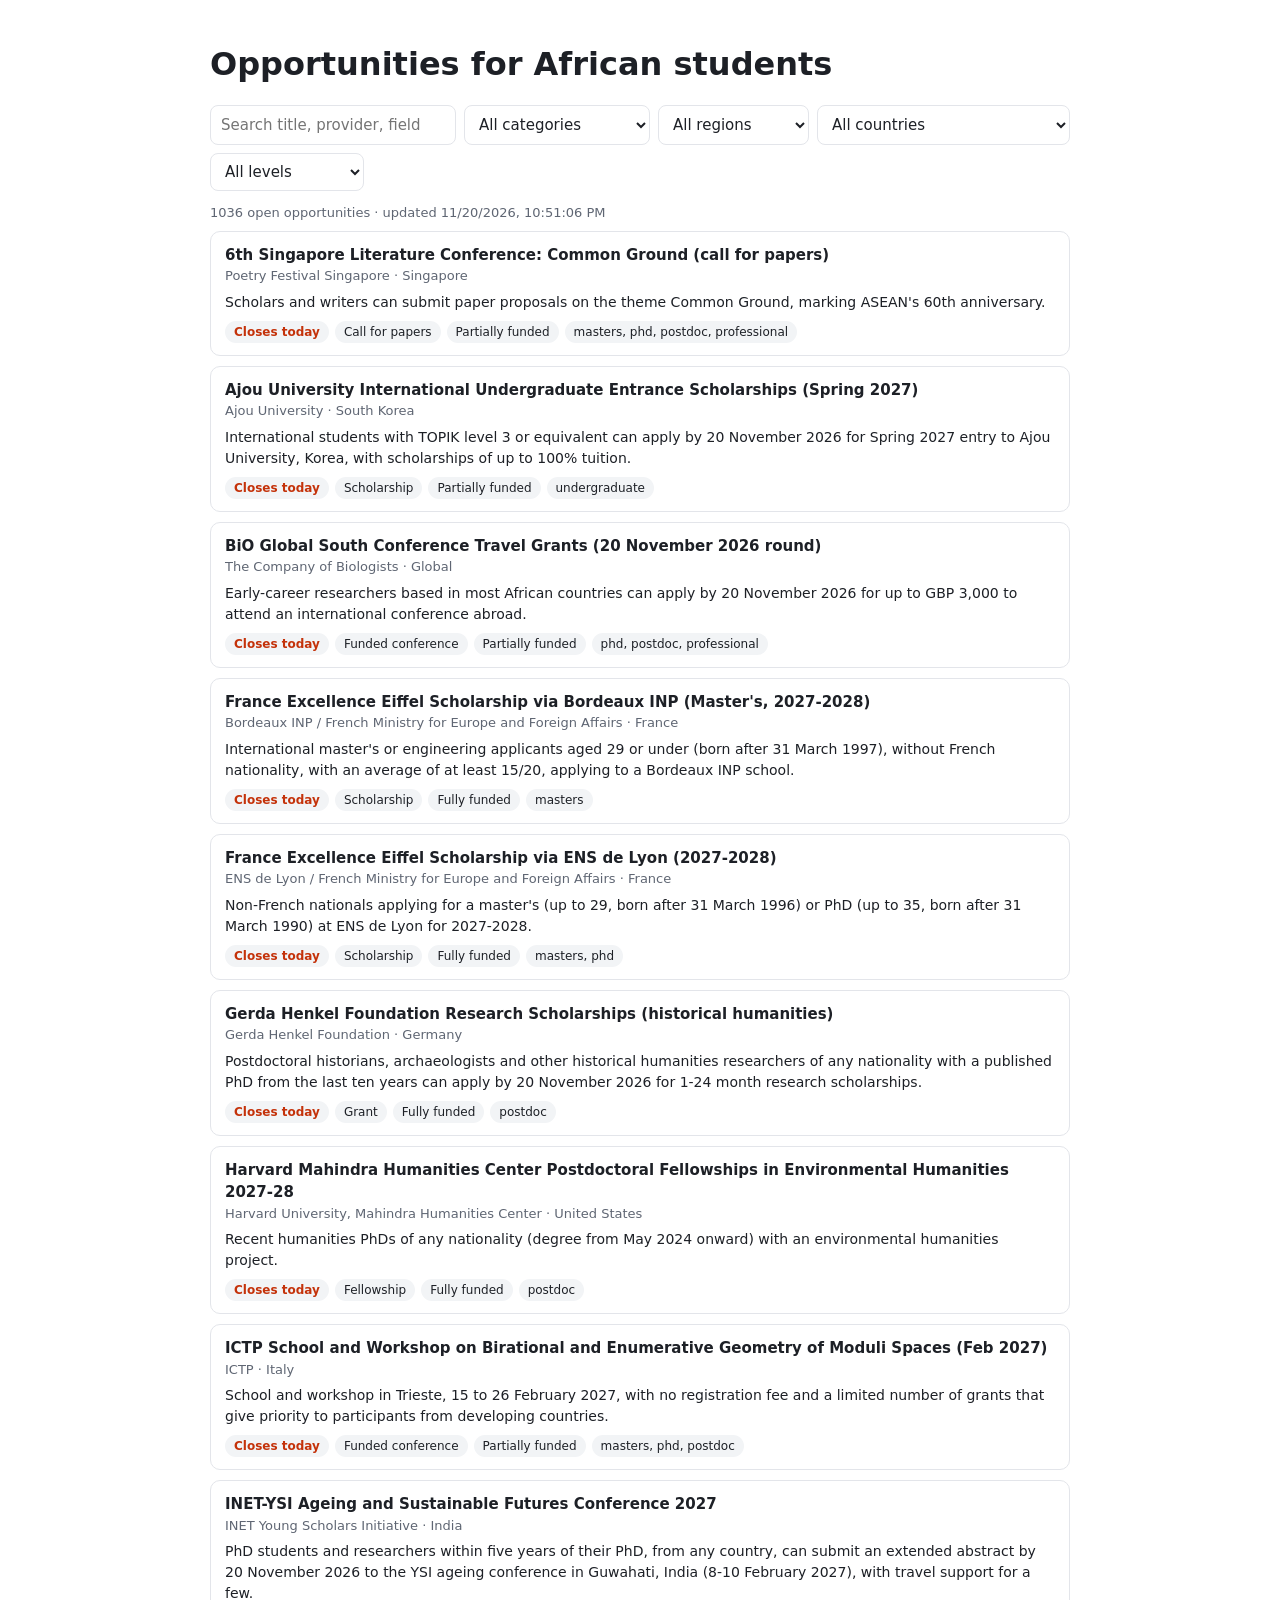
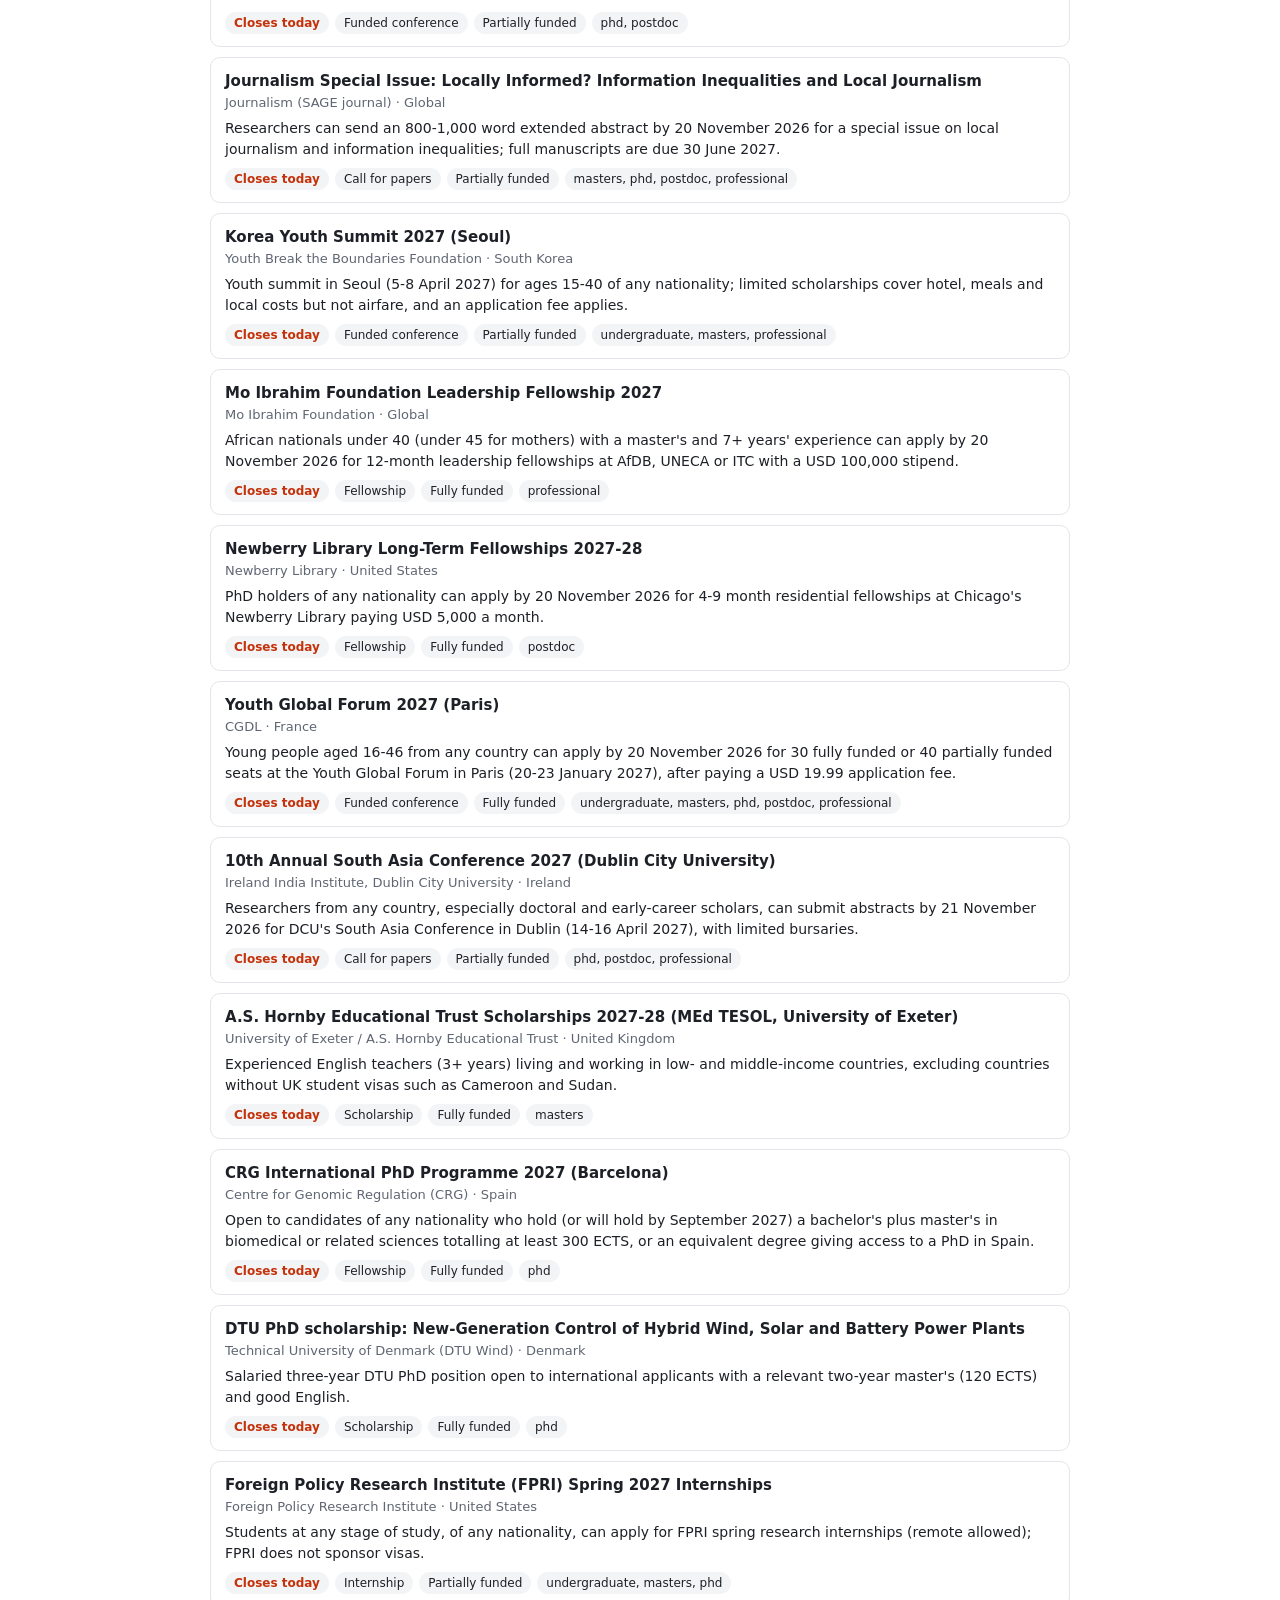
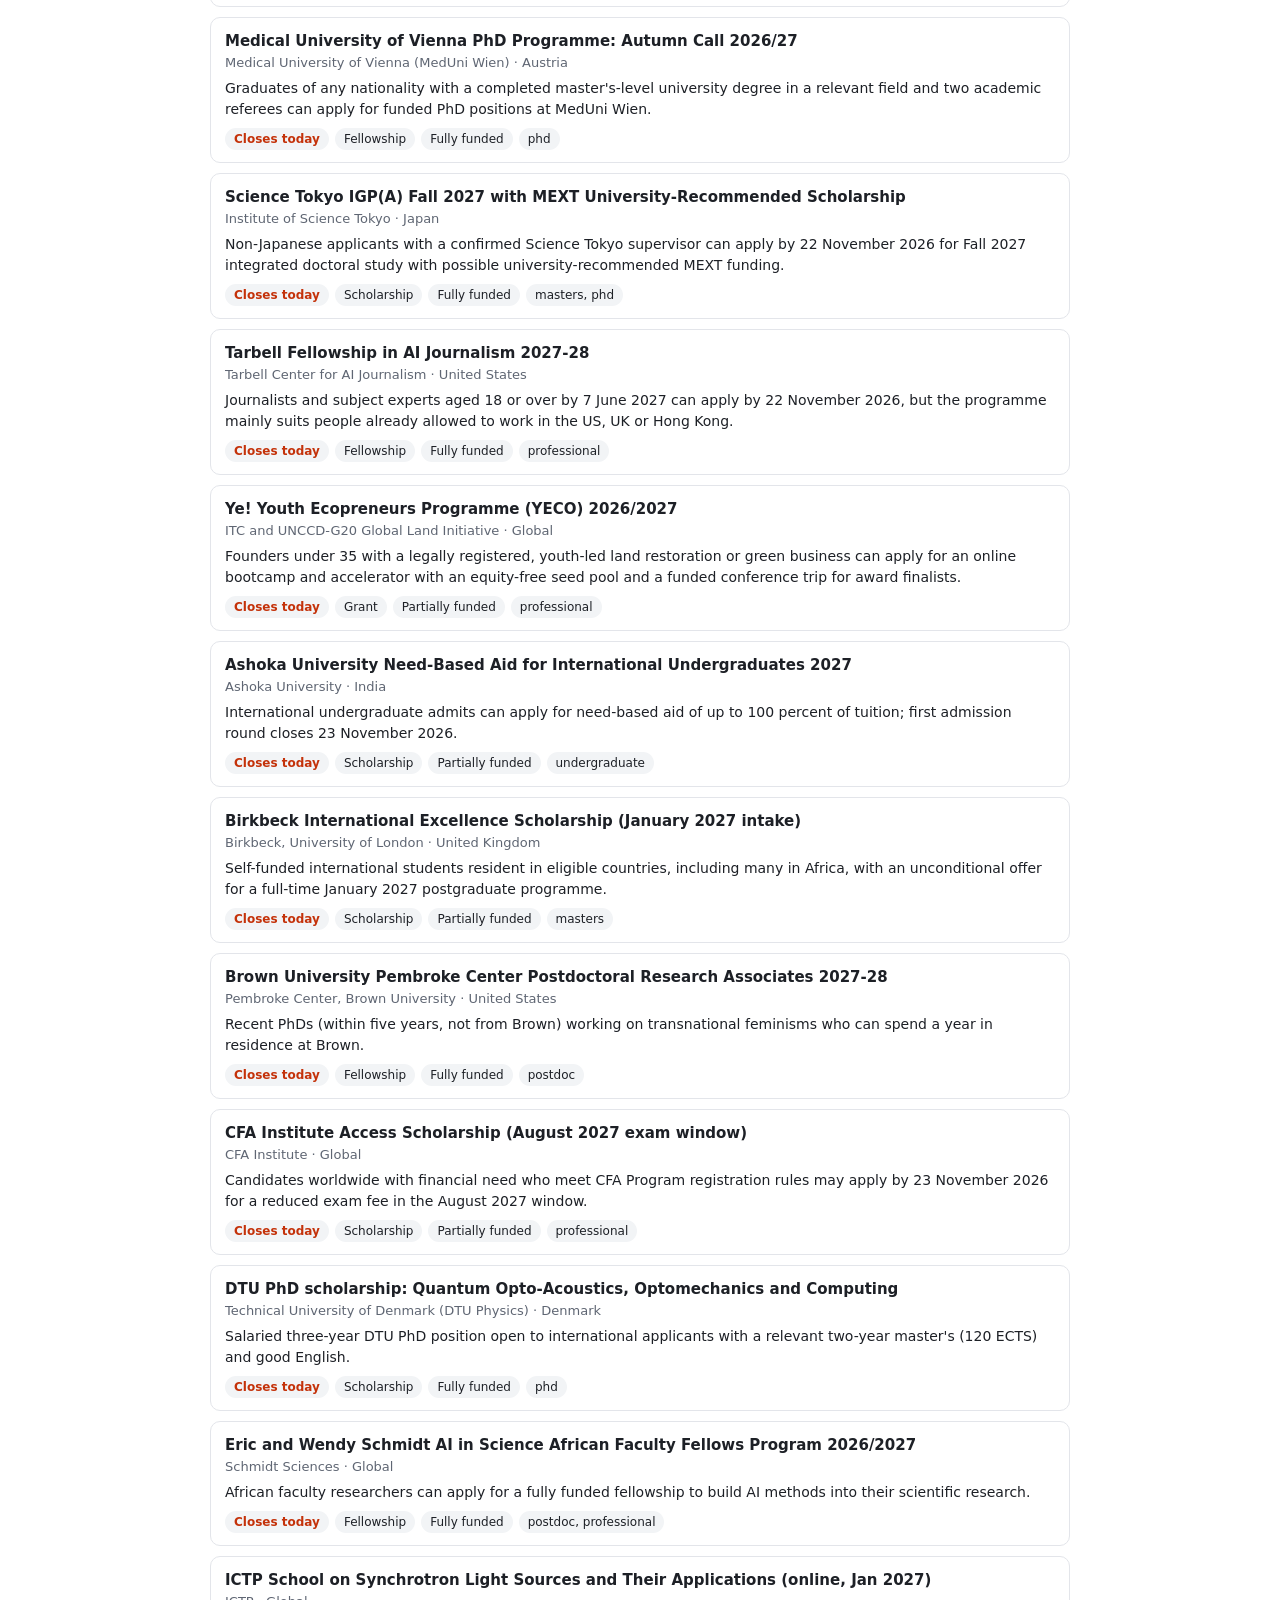
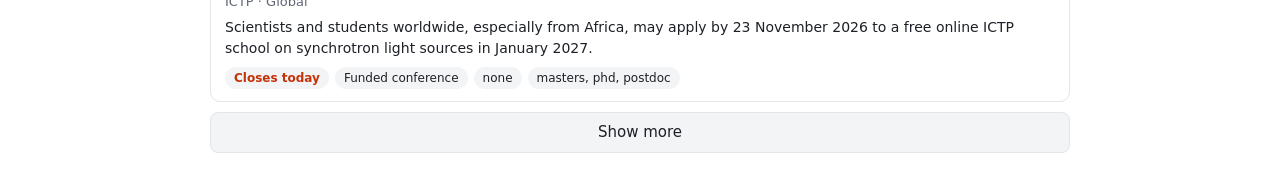
<file: index.html>
<!doctype html>
<html lang="en"><head><meta charset="utf-8"><meta name="viewport" content="width=device-width,initial-scale=1">
<title>Scholarship Scout feed</title>
<style>body{margin:0;padding:24px 16px;max-width:860px;margin:auto;font-family:system-ui,sans-serif;background:#fff;color:#1d2026}@media(prefers-color-scheme:dark){body{background:#15171b;color:#e8eaee}}</style>
</head><body>
<h1>Opportunities for African students</h1>
<div id="scholarship-scout"></div>
<script src="widget.js" data-feed="opportunities.json"></script>
</body></html>
</file>
